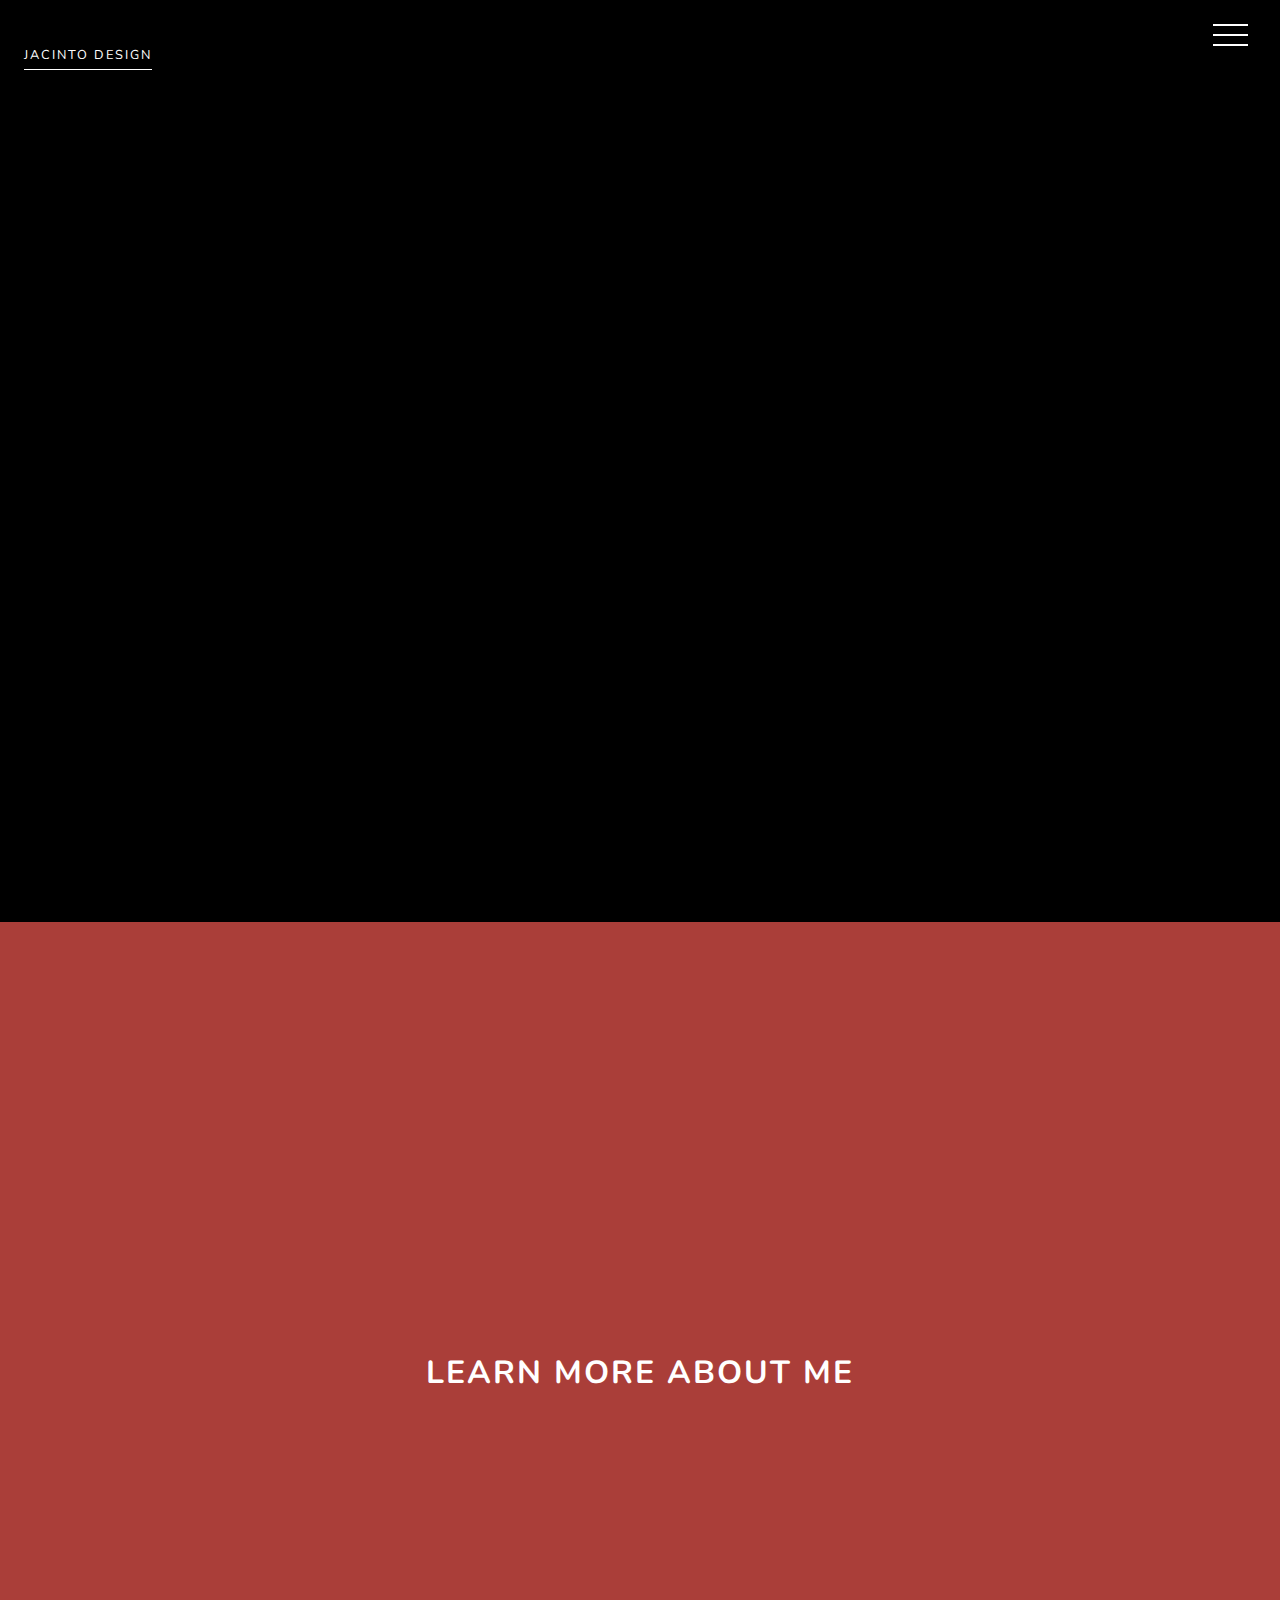
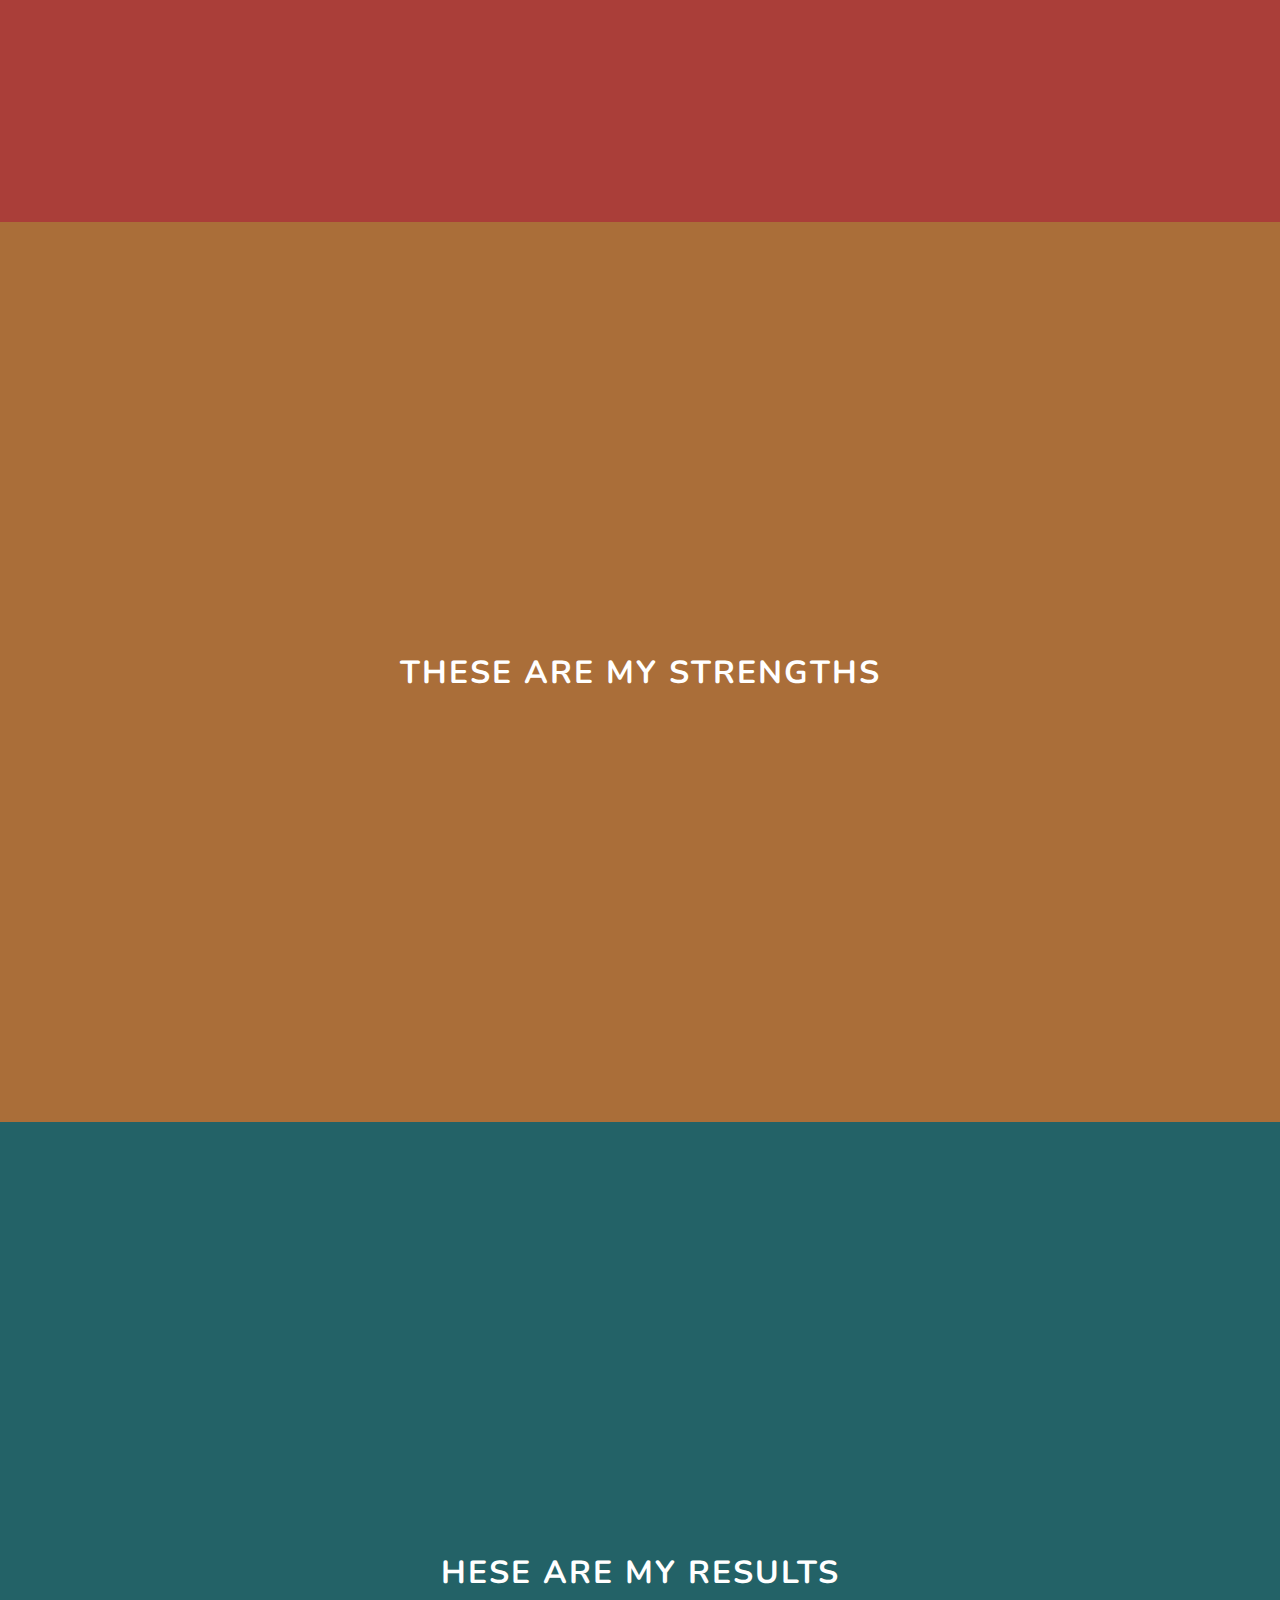
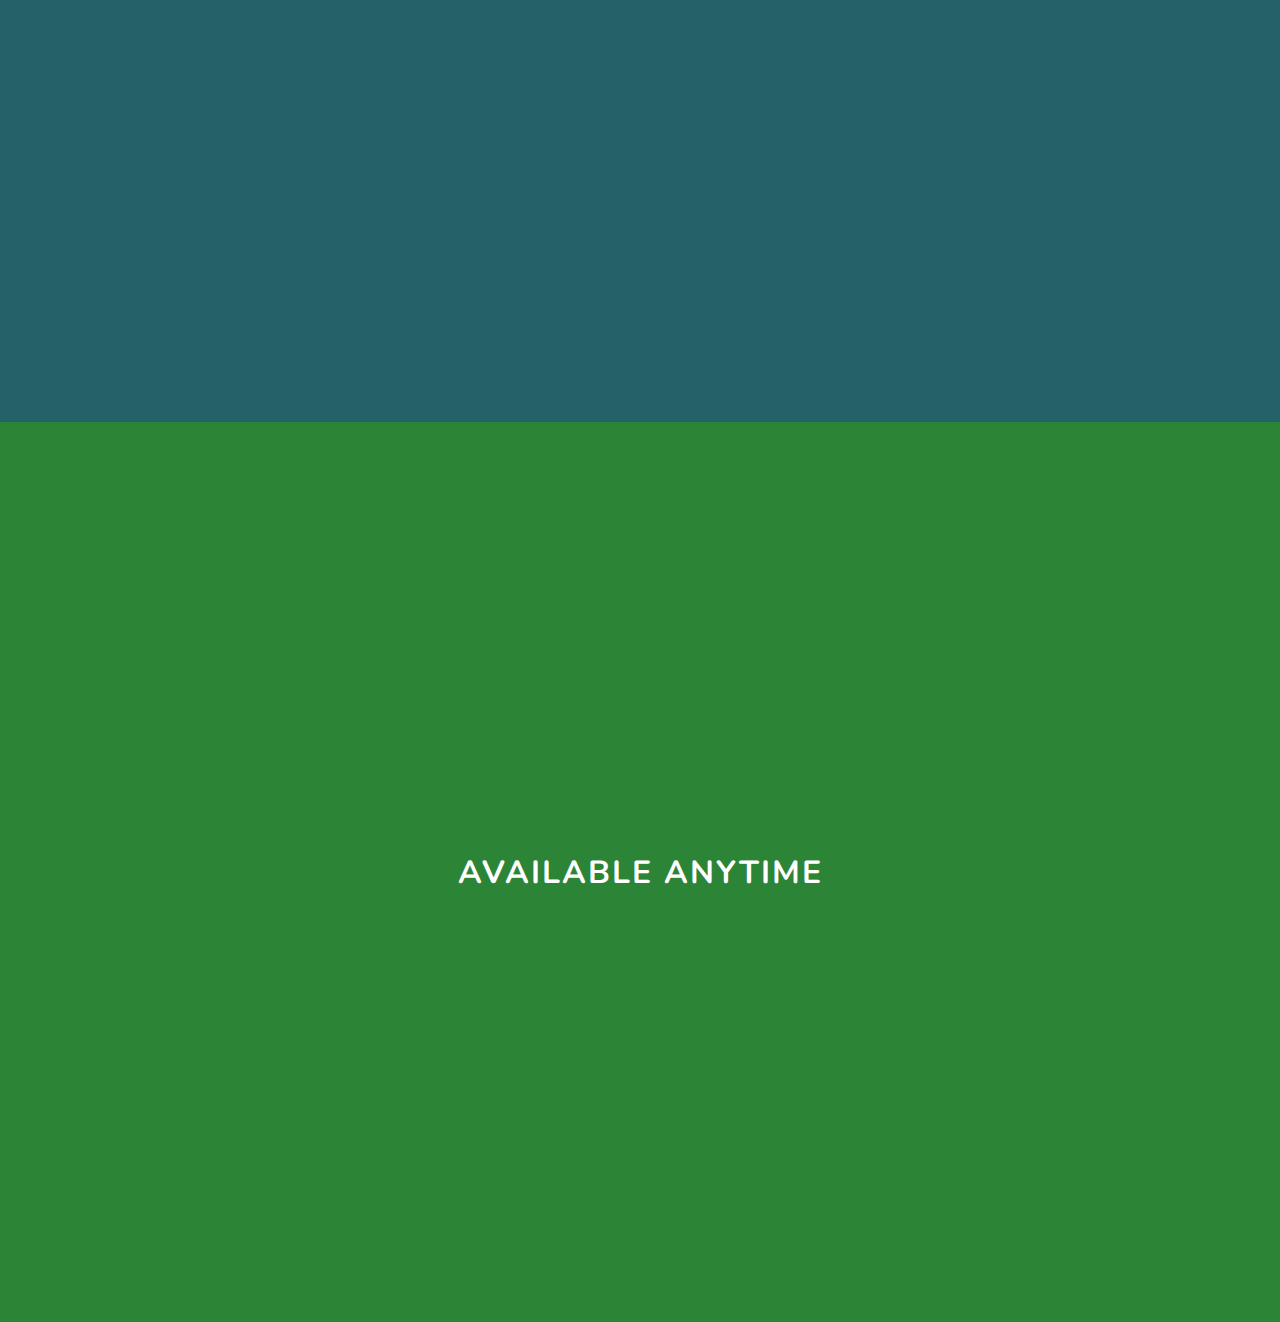
<file: Animated-navigation/index.html>
<!DOCTYPE html>
<html lang="en">
<head>
  <meta charset="UTF-8">
  <meta name="viewport" content="width=device-width, initial-scale=1.0">
  <title>Animated Navigation</title>
  <link rel="icon" type="image/png" href="favicon.png">
  <link rel="stylesheet" href="style.css">
</head>
<body>0
  <!-- Menu Overlay -->
  <div class="overlay overlay-slide-left" id="overlay">
    <!-- Menu Items -->
    <nav>
      <ul>
        <li id="nav-1" class='slide-out-1'>
          <a href="#home">Home</a>
        </li>
        <li id="nav-2" class='slide-out-2'>
          <a href="#about">About</a>
        </li>
        <li id="nav-3" class='slide-out-3'>
          <a href="#skills">Skills</a>
        </li>
        <li id="nav-4" class='slide-out-4'>
          <a href="#projects">Projects</a>
        </li>
        <li id="nav-5" class='slide-out-5'>
          <a href="#contact">Contact Us
          </a>
        </li>
      </ul>
    </nav>

    <!-- Menu Bars -->
  </div>
  <div class="menu-bars" id="menu-bars" onclick="">
    <div class="bar1"></div>
    <div class="bar2"></div>
    <div class="bar3"></div>
  </div>
  <!-- Sections -->
  <section id="home">
    <a href="https://jacinto.design" target="_blank">Jacinto Design</a>
  </section>
  <section id="about">
    <h1>
      Learn More About Me
    </h1>
  </section>
  <section id="skills">
    <h1>
      These Are My Strengths
    </h1>
  </section>
  <section id="projects">
    <h1>
      hese Are My Results
    </h1>
  </section>
  <section id="contact">
    <h1>
      Available Anytime
    </h1>
  </section>
  <!-- Script -->
  <script src="script.js"></script>
</body>
</html>
</file>
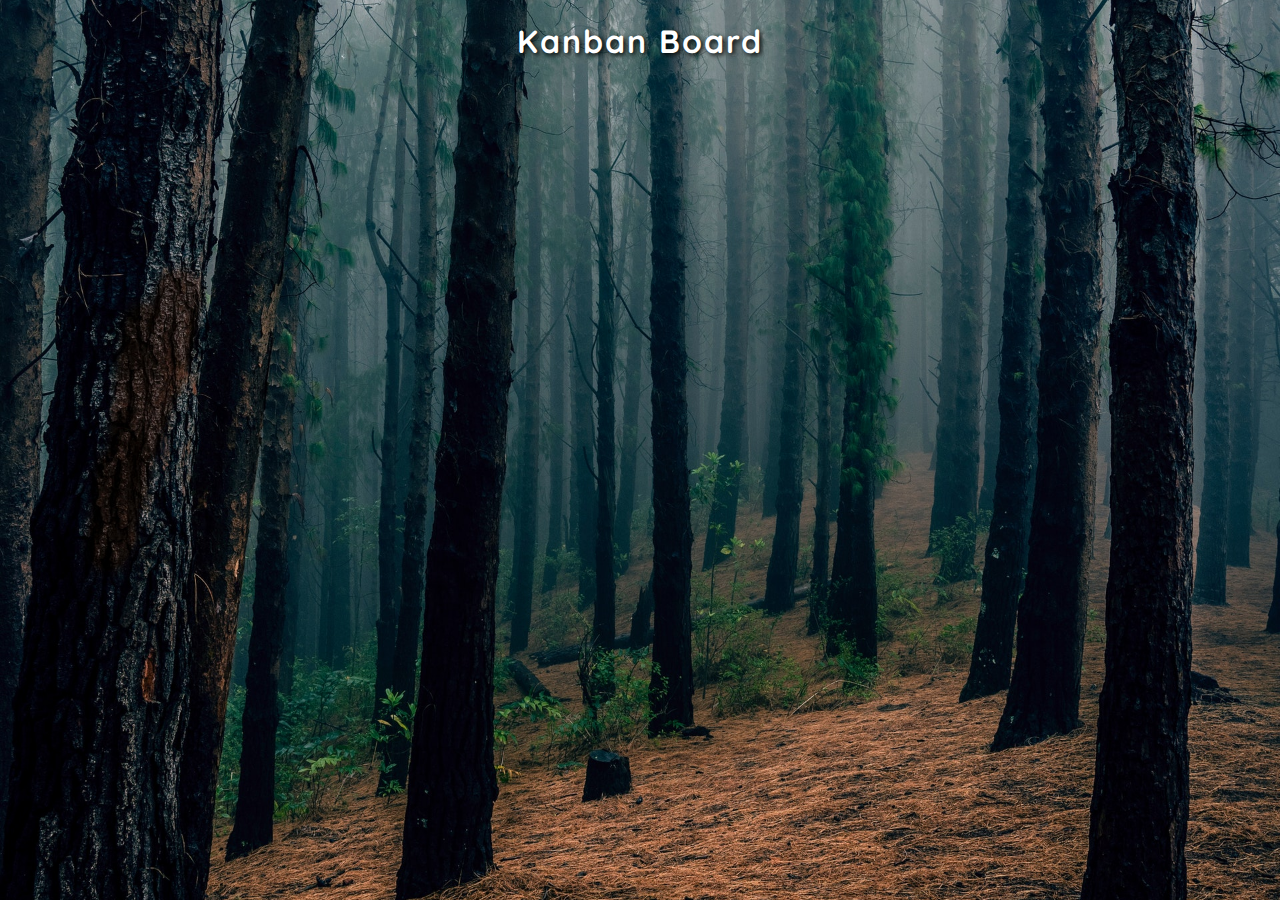
<file: Drag-and-Drop/index.html>
<!DOCTYPE html>
<html lang="en">
<head>
    <meta charset="UTF-8">
    <meta name="viewport" content="width=device-width, initial-scale=1.0">
    <title>Drag and Drop</title>
    <link rel="icon" type="image/png" href="favicon.png">
    <link rel="stylesheet" href="style.css">
</head>
<body>
    <h1 class="main-title">Kanban Board</h1>
    <!-- Script -->
    <script src="script.js"></script>
</body>
</html>
</file>
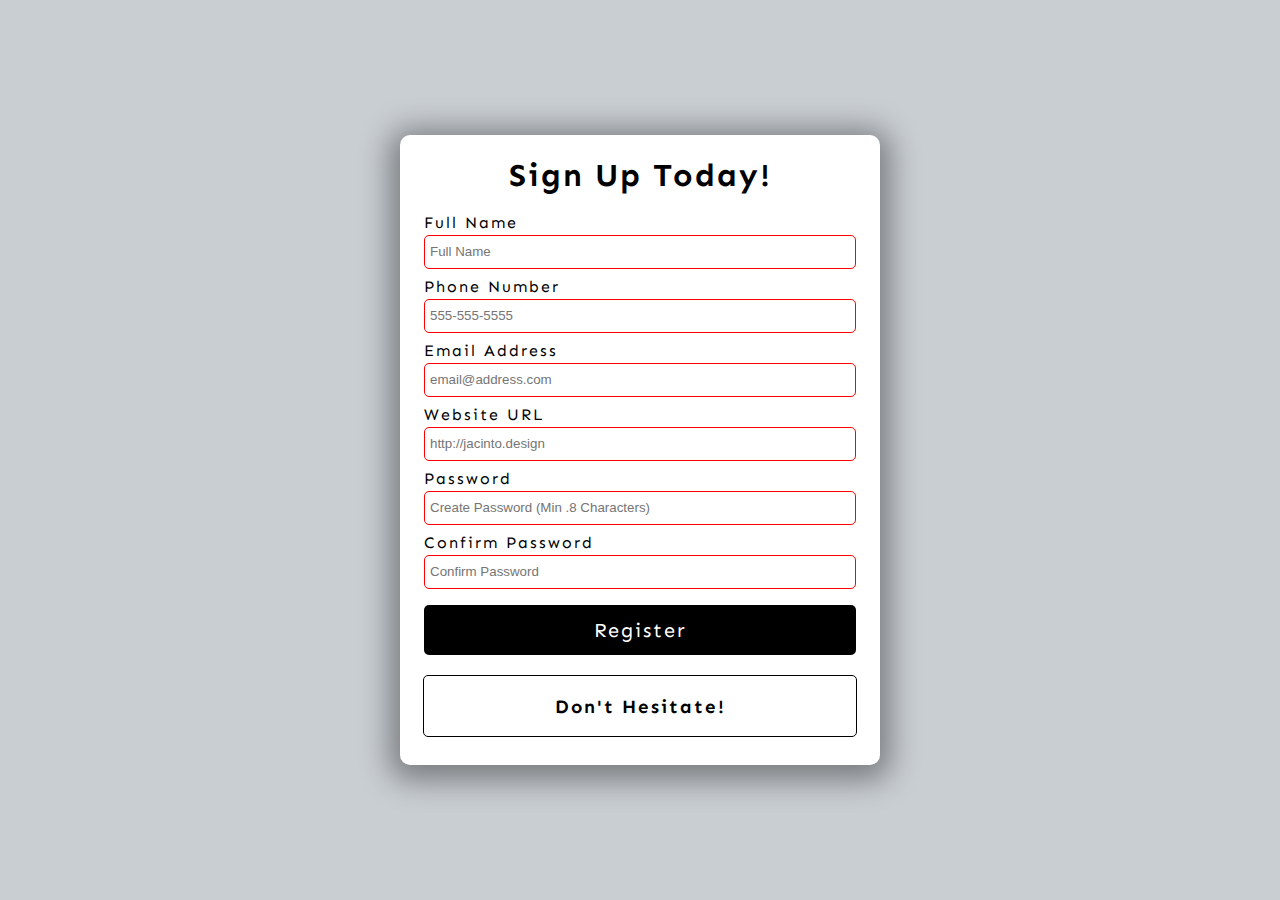
<file: Form-Validator/index.html>
<!DOCTYPE html>
<html lang="en">
<head>
    <meta charset="UTF-8">
    <meta name="viewport" content="width=device-width, initial-scale=1.0">
    <title>Form Validation</title>
    <link rel="icon" type="image/png" href="favicon.png">
    <link rel="stylesheet" href="https://cdnjs.cloudflare.com/ajax/libs/font-awesome/5.10.2/css/all.min.css"/>
    <link rel="stylesheet" href="style.css">
</head>
<body>
    <div class="contanier">
        <h1>Sign Up Today!</h1>
        <!-- Form -->
        <form id="form">
         <div class="form-group">
            <!-- Full Name -->
            <label for="name">Full Name</label>
            <input type="text" id="name" placeholder="Full Name" required minlength="3" maxlength="100" name="name">
         </div>
         <!-- Phone Number -->
         <div class="form-group">
            <label for="phone">Phone Number</label>
            <input type="tel" id="phone" placeholder="555-555-5555" required pattern="[0-9]{3}-[0-9]{3}-[0-9]{4}" name="phone">
         </div>
         <!-- Email Address -->
         <div class="form-group">
            <label for="email">Email Address</label>
            <input type="email" id="email" placeholder="email@address.com" required name="email">
         </div>
         <!-- Websit URL -->
         <div class="form-group">
            <label for="website">Website URL</label>
            <input type="url" id="website" placeholder="http://jacinto.design" required name="website">
         </div>
         <!-- Password -->
         <div class="form-group">
            <label for="password1">Password</label>
            <input type="password" id="password1" placeholder="Create Password (Min .8 Characters)" required pattern="^(?=.*\d)(?=.*[a-z])(?=.*[A-Z])(?=.*[a-zA-Z]).{8,}$" text="Please include at least 1 uppercase character, 1 lowercase character and 1 number.">
         </div>
         <!-- Confirm Password -->
         <div class="form-group">
            <label for="password2">Confirm Password</label>
            <input type="password" id="password2" placeholder="Confirm Password" required pattern="^(?=.*\d)(?=.*[a-z])(?=.*[A-Z])(?=.*[a-zA-Z]).{8,}$" name="password">
         </div>
        <button type="submit">Register</button>
        </form>
        <!-- Error/Success Message -->
        <div class="message-container">
            <h3 id="message">Don't Hesitate!</h3>
        </div>
    </div>
    <!-- Script -->
    <script src="script.js"></script>
</body>
</html>
</file>
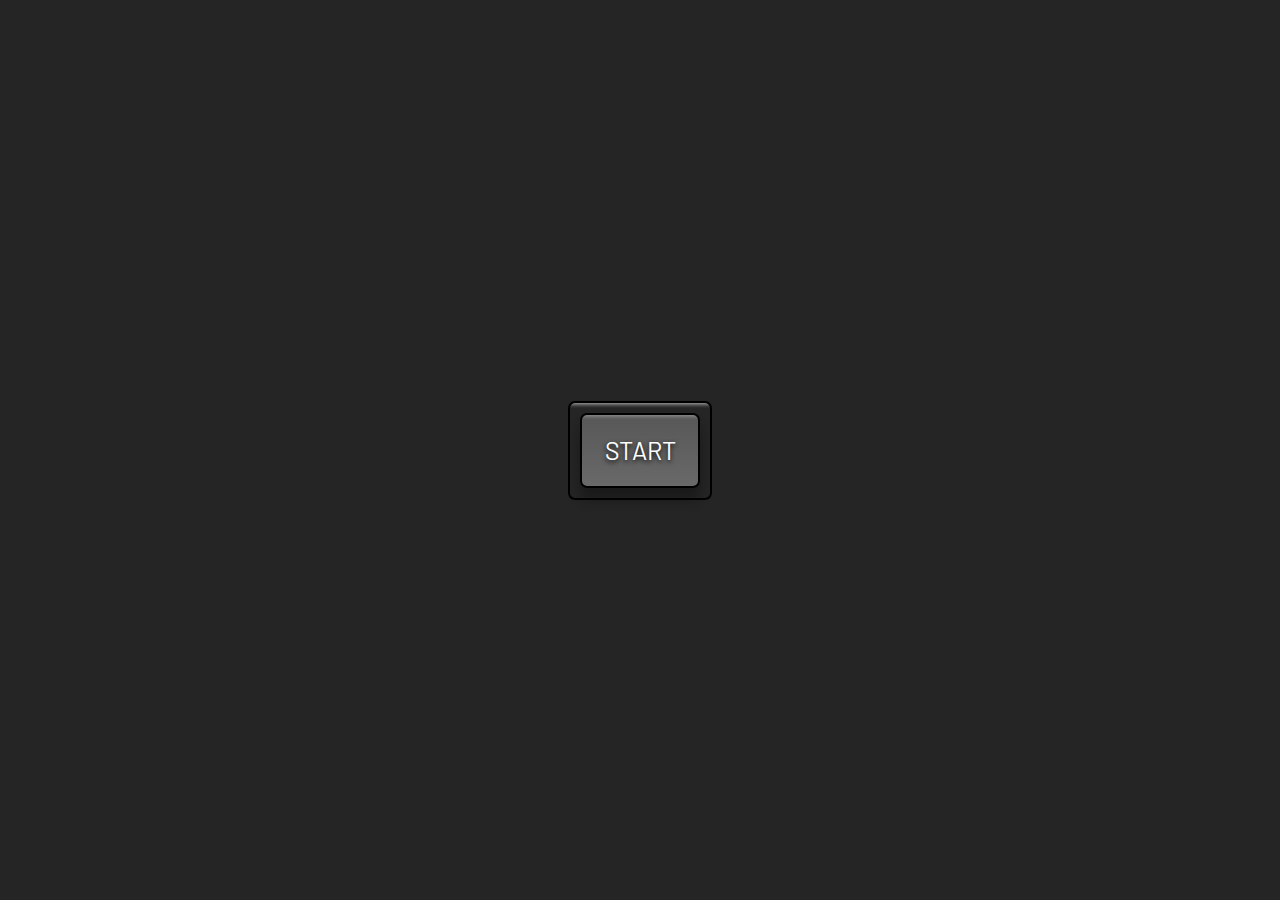
<file: Picture-in-picture/index.html>
<!DOCTYPE html>
<html lang="en">
<head>
    <meta charset="UTF-8">
    <meta name="viewport" content="width=device-width, initial-scale=1.0">
    <title>Picture in Picture</title>
    <link rel="icon" type="image/png" href="favicon.png">
    <link rel="stylesheet" href="https://cdnjs.cloudflare.com/ajax/libs/font-awesome/5.10.2/css/all.min.css"/>
    <link rel="stylesheet" href="style.css">
</head>
<body>
    <!-- Video -->
    <video  id="video" controls height="360" width="640" hidden></video>
    <!-- Button -->
    <div class="button-container">
        <button id="button">START</button>
    </div>
    <!-- Script -->
    <script src="script.js"></script>
</body>
</html>
</file>
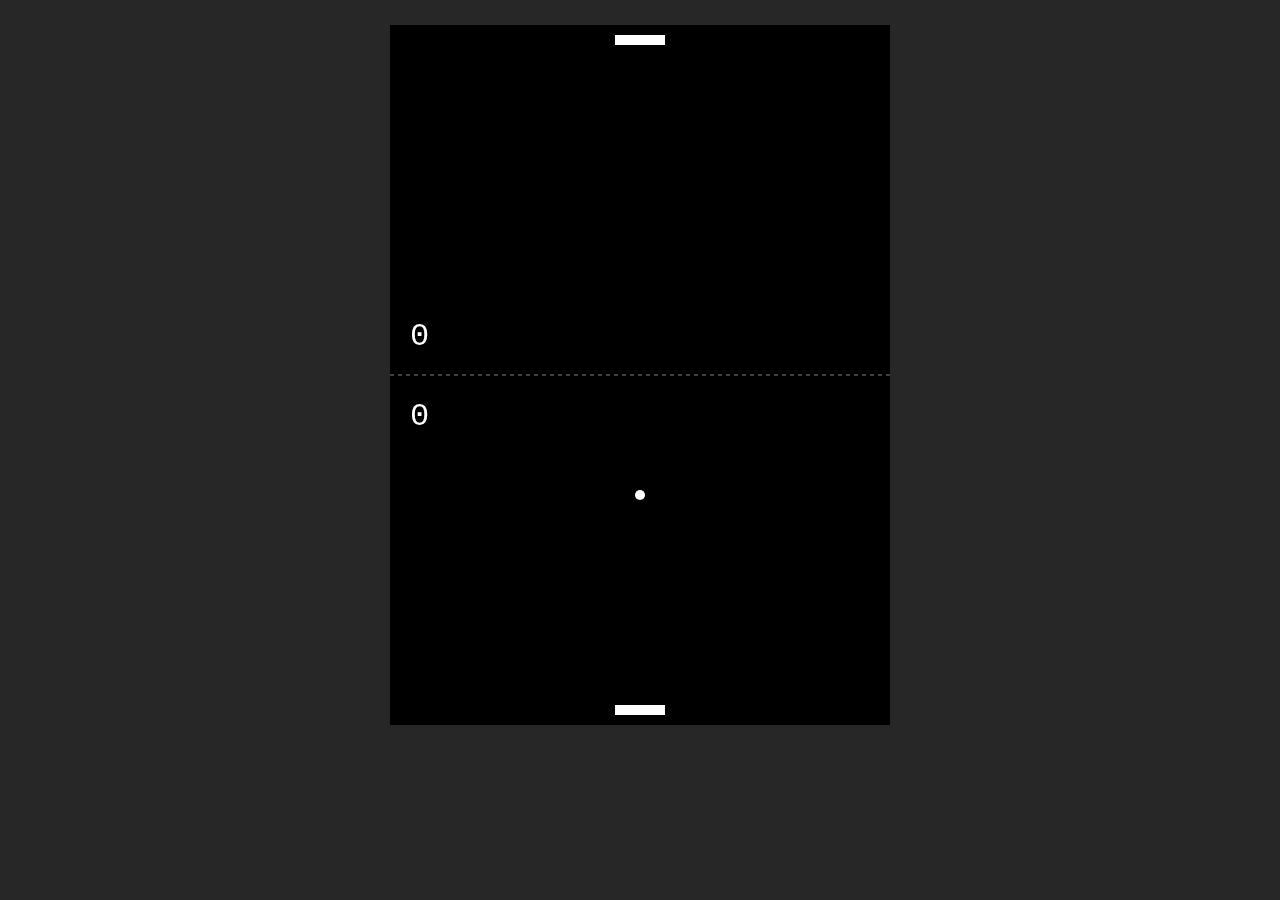
<file: Pong/index.html>
<!DOCTYPE html>
<html lang="en">
<head>
    <meta charset="UTF-8">
    <meta name="viewport" content="width=device-width, initial-scale=1.0">
    <title>Pong</title>
    <link rel="icon" type="image/png" href="favicon.png">
    <link rel="stylesheet" href="style.css">
</head>
<body>
     <!-- Script -->
    <script src="script.js"></script>
</body>
</html>
</file>
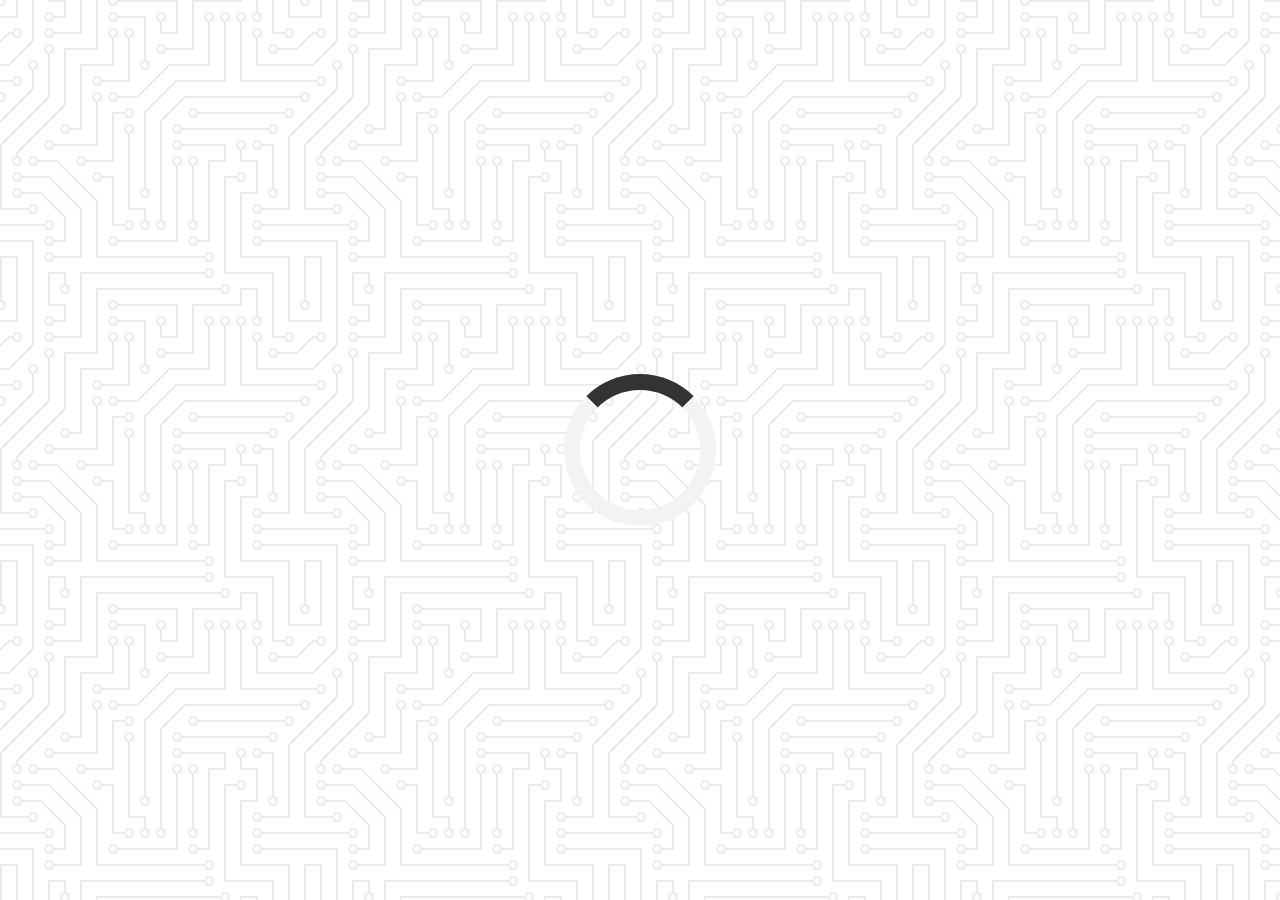
<file: Quote-Generator/index.html>
<!DOCTYPE html>
<html lang="en">
<head>
    <meta charset="UTF-8">
    <meta name="viewport" content="width=device-width, initial-scale=1.0">
    <title>Qoute Generator</title>
    <link rel="icon" type="image/png" href="favicon.png">
    <link rel="stylesheet" href="https://cdnjs.cloudflare.com/ajax/libs/font-awesome/5.10.2/css/all.min.css"/>
    <link rel="stylesheet" href="style.css">
</head>
<body>
    <!-- div.className#idName  -->
    <div class="quote-container" id="quote-container">
        <!-- Qoute -->
        <div class="quote-text">
            <!-- i.fas.fas-qoute-left -->
            <i class="fas fa-quote-left"></i>
            <!-- span#qoute -->
            <span id="quote"></span>
        </div>
      <!-- Author -->
      <div class="quote-author">
        <span id="author"></span>
    </div>
    <!-- Buttons -->
      <div class="button-container">
        <button class="twitter-button" id="twitter" text="Tweet This!">
            <i class="fab fa-twitter"></i>
        </button>
        <button id="new-quote">New Qoute!</button>
    </div>
    </div>
   <!-- Loader -->
   <div class="loader" id="loader"></div>
    <script src="script.js"></script>
</body>
</html>
</file>
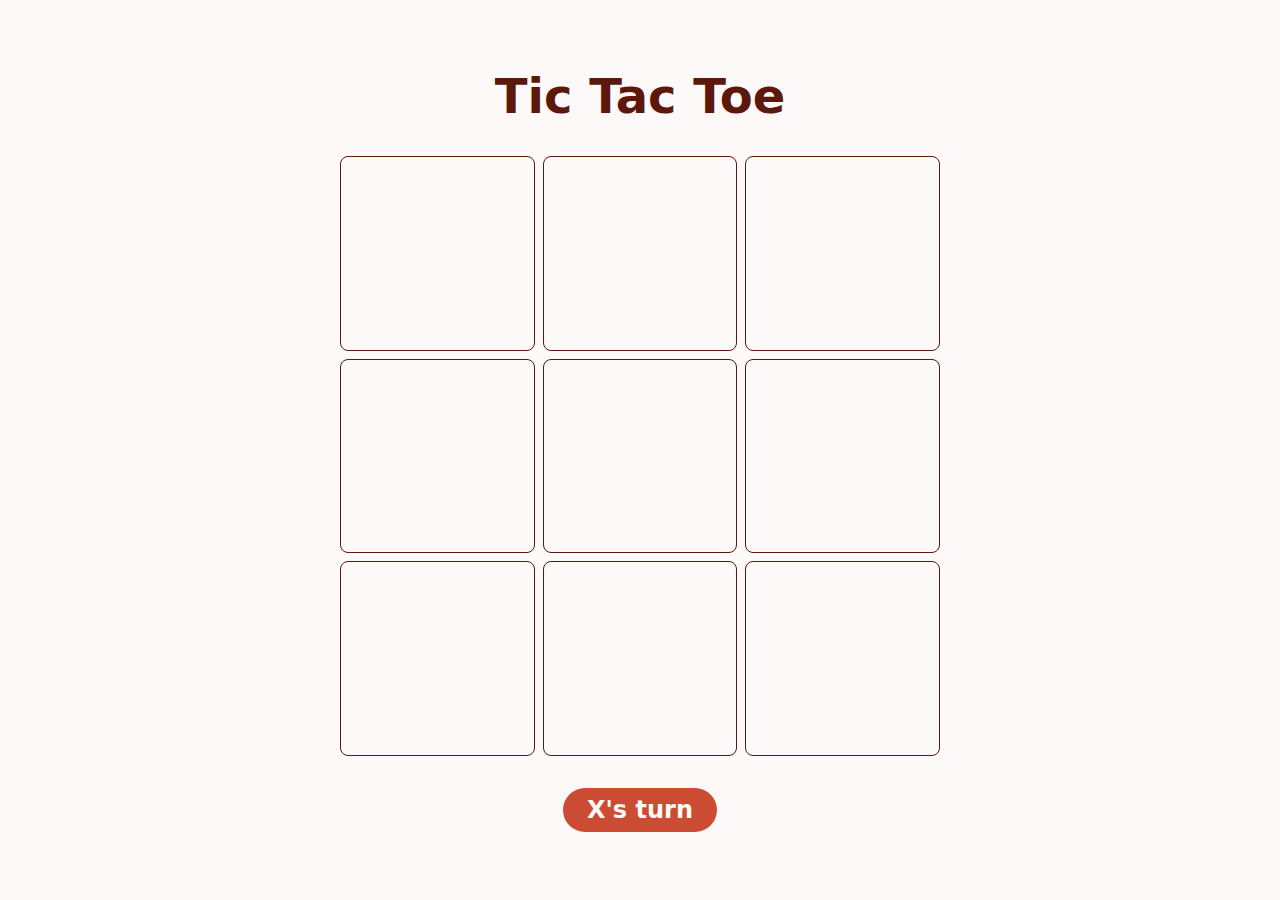
<file: Tic-Tac-Toe game/index.html>
<html lang="en">

<head>
    <meta charset="UTF-8">
    <meta http-equiv="X-UA-Compatible" content="IE=edge">
    <meta name="viewport" content="width=device-width, initial-scale=1.0">
    <link rel="stylesheet" href="./style.css">
    <title>Tic Tac Toe Game</title>
</head>

<body>
    <h1>Tic Tac Toe</h1>
    <div class="gameboard" id="board">

    </div>
    <p id="info"></p>
    <script src="./app.js"></script>
</body>

</html>
</file>
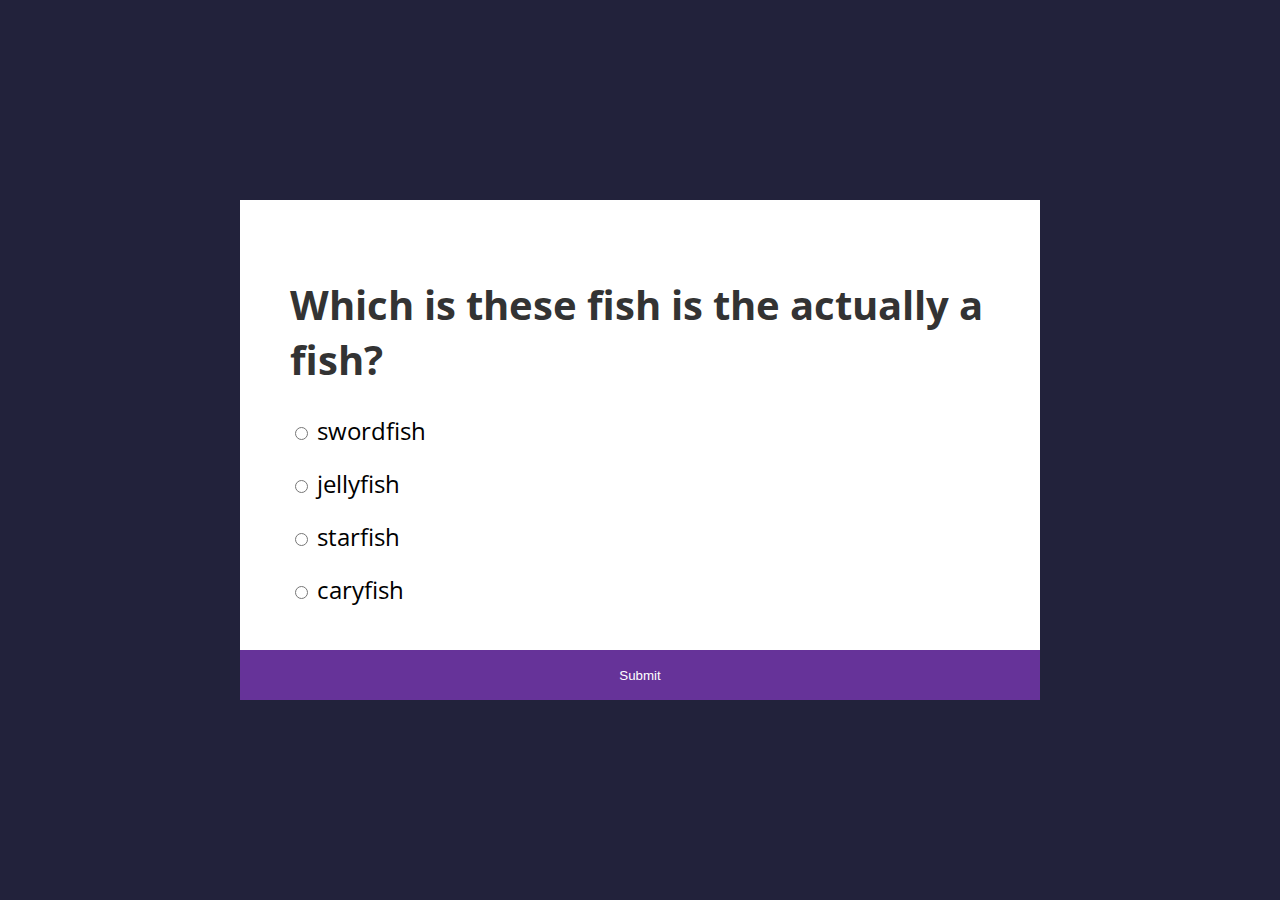
<file: Quiz Project/quiz.html>
<html lang="en">

<head>
    <meta charset="UTF-8">
    <meta http-equiv="X-UA-Compatible" content="IE=edge">
    <meta name="viewport" content="width=device-width, initial-scale=1.0">
    <link rel="stylesheet" href="./quiz.css">
    <title>Quiz Project</title>
</head>

<body>
    <div class="container">
        <div class="game">
            <div class="content">
                <h1 class="question"></h1>
                <div class="answers">
                    <div class="answer">
                        <input name="answer" type="radio" id="answer1" value="false">
                        <label for="answer1"></label>
                    </div>
                    <div class="answer">
                        <input name="answer" type="radio" id="answer2" value="false">
                        <label for="answer2"></label>
                    </div>
                    <div class="answer">
                        <input name="answer" type="radio" id="answer3" value="false">
                        <label for="answer3"></label>
                    </div>
                    <div class="answer">
                        <input name="answer" type="radio" id="answer4" value="false">
                        <label for="answer4"></label>
                    </div>
                </div>
            </div>
            <button class="submit">Submit</button>
        </div>
        <div class="result">
            <h1>Congratulations</h1>
            <h3 class="correct"></h3>
            <h3 class="wrong"></h3>
            <h2 class="score"></h2>
            <button class="play">Play Again</button>
        </div>
    </div>
    <script src="./quiz.js"></script>
</body>

</html>
</file>
<file: Animated-navigation/style.css>
@import url("https://fonts.googleapis.com/css?family=Nunito&display=swap");

:root {
  --primaryColor: #fff;
  --navColor1: #21292c;
  --navColor2: #aa3e39;
  --navColor3: #aa6e39;
  --navColor4: #236267;
  --navColor5: #2c8437;
}

html {
  box-sizing: border-box;
}

body {
  margin: 0;
  background: #000;
  font-family: Nunito, sans-serif;
}

/* --- Navigation Menu ------------------------------ */

.overlay {
  position: fixed;
  z-index: 9;
  top: 0;
  left: 0;
  width: 100vw;
  height: 100vh;
  background-color: rgba(0, 0, 0, 0.7);
  transform: translateX(-100vw);
}

.overlay-slide-right{
  transition: all 0.4s ease-in-out;
  transform: translateX(0);
  animation: 3s linear 1s infinite running slidein;
}

.overlay-slide-left{
  transition: all 0.8s ease-in-out;
  transform: translateX(-100vw);
  animation: 3s ease-in 1s infinite reverse both running slideout;
}


/* Nav Items */


nav,
nav ul {
  height: 100vh;
  margin: 0;
  padding: 0;
}

nav ul {
  display: flex;
  flex-direction: column;
  justify-content: stretch;
  list-style: none;
}

nav ul li {
  height: 20%;
  overflow: hidden;
}

nav li a {
  position: relative;
  top: 45%;
  color: #fff;
  text-transform: uppercase;
  letter-spacing: 4px;
  text-decoration: none;
  display: block;
  text-align: center;
}

nav li a:hover {
  transform: scale(1.2);
}

nav li a::before {
  content: "";
  width: 25vw;
  height: 3px;
  background-color: #fff;
  position: absolute;
  top: 47.5%;
  left: 0;
  opacity: 0;
}

nav li a:hover::before {
  opacity: 1;
}

nav li:nth-of-type(1) {
  background-color: var(--navColor1);
}

nav li:nth-of-type(2) {
  background-color: var(--navColor2);
}

nav li:nth-of-type(3) {
  background-color: var(--navColor3);
}

nav li:nth-of-type(4) {
  background-color: var(--navColor4);
}

nav li:nth-of-type(5) {
  background-color: var(--navColor5);
}


/* Slide in animation with a delay for each nav item */
.slide-in-1{
  animation: slide-in 0.4s linear 0.2s both;
}

.slide-in-2{
  animation: slide-in 0.4s linear 0.4s both;
}

.slide-in-3{
  animation: slide-in 0.4s linear 0.6s both;
}

.slide-in-4{
  animation: slide-in 0.4s linear 0.8s both;
}

.slide-in-5{
  animation: slide-in 0.4s linear 1s both;
}

@keyframes slide-in {
  from{
    transform: translateX(-100%);
  }
  to{
    transform: translateX(0);
  }
}


/* Slide out animation with a delay for each nav item */
.slide-out-1{
  animation: slide-out 0.3s linear 0.5s both;
}

.slide-out-2{
  animation: slide-out 0.3s linear 0.4s both;
}

.slide-out-3{
  animation: slide-out 0.3s linear 0.3s both;
}

.slide-out-4{
  animation: slide-out 0.3s linear 0.2s both;
}

.slide-out-5{
  animation: slide-out 0.3s linear 0.1s both;
}

@keyframes slide-out {
  from{
    transform: translateX(0);
  }
  to{
    transform: translateX(-100%);
  }
}

/* --- Menu Bars ------------------------------------ */



.menu-bars{
  position: fixed;
  top: 1rem;
  right: 2rem;
  display: inline;
  z-index: 10;
  cursor: pointer;
}

.bar1,
.bar2,
.bar3{
  width: 35px;
  height: 2px;
  background-color: var(--primaryColor);
  margin: 8px 0;
  transition: 0.4s;
}



/* Rotate first bar */
.change .bar1 {
  transform: translate(0, 11px) rotate(-45deg);
}

/* Fade out the second bar */
.change .bar2 {opacity: 0;}

/* Rotate last bar */
.change .bar3 {
  transform: translate(0, -11px) rotate(45deg);
}

/* --- Sections ------------------------------------ */

section{
  width: 100%;
  height: 100vh;
  position: relative;
  display: flex;
  justify-content: center;
  align-items: center;
  text-transform: uppercase;
  letter-spacing: 2px;
  color: var(--primaryColor);
}

section#home {
  background-image: url("https://images.unsplash.com/photo-1581453904507-626ddb717f14?ixlib=rb-1.2.1&ixid=eyJhcHBfaWQiOjEyMDd9&auto=format&fit=crop&w=2089&q=80");
  background-size: cover;
  background-position: center center;
}

section#home a{
  position: absolute;
  color: var(--primaryColor);
  z-index: 2;
  top: 1.5rem;
  left: 1.5rem;
  text-decoration: none;
  font-size: 0.8rem;
  padding-bottom: 5px;
  border-bottom: 1px solid var(--primaryColor);
}

section#about,
#nav-2{
  background-color: var(--navColor2);
}

section#skills,
#nav-3{
  background-color: var(--navColor3);
}

section#projects,
#nav-4{
  background-color: var(--navColor4);
}

section#contact,#nav-5{
  background-color: var(--navColor5);
}

/* Media Query: Large Smartphone (Vertical) */
@media (max-width: 600px){
  section#home a{
    top: 1rem;
    left: 1rem;
  }
}




/* @media (max-width: 600px) {
  section#home a {
    top: 1rem;
    left: 1rem;
  }

  .menu-bars {
    top: 0.5rem;
    right: 1rem;
  }
} */
</file>
<file: Drag-and-Drop/style.css>
/* Trees Image - Pexels: https://www.pexels.com/photo/photo-of-trees-in-forest-3801030/ */
@import url("https://fonts.googleapis.com/css?family=Quicksand&display=swap");

html {
  box-sizing: border-box;
}

:root {
  --column-1: #a2622d;
  --column-2: #1b6161;
  --column-3: #248224;
  --column-4: #a22d22;
}

body {
  margin: 0;
  background: url("./trees.jpg");
  background-size: cover;
  background-position: 50% 60%;
  background-attachment: fixed;
  color: white;
  font-family: Quicksand, sans-serif;
  overflow-y: hidden;
}

h1 {
  letter-spacing: 2px;
  text-shadow: 2px 2px 5px black;
}

.main-title {
  text-align: center;
  font-size: 3rem;
}

ul {
  list-style-type: none;
  margin: 0;
  padding: 0;
}

.drag-container {
  margin: 20px;
}

.drag-list {
  display: flex;
  align-items: flex-start;
}

/* Columns */
.drag-column {

  margin: 0 10px;
  position: relative;
  background-color: rgba(0, 0, 0, 0.4);
  border-radius: 10px;
  overflow-x: hidden;
}

.backlog-column .header,
.backlog-column .solid,
.backlog-column .solid:hover,
.backlog-column .over {
  background-color: var(--column-1);
}

.progress-column .header,
.progress-column .solid,
.progress-column .solid:hover,
.progress-column .over {
  background-color: var(--column-2);
}

.complete-column .header,
.complete-column .solid,
.complete-column .solid:hover,
.complete-column .over {
  background-color: var(--column-3);
}

.on-hold-column .header,
.on-hold-column .solid,
.on-hold-column .solid:hover,
.on-hold-column .over {
  background-color: var(--column-4);
}

/* Custom Scrollbar */
.custom-scroll {
  overflow-y: auto;
  max-height: 75vh;
}

.custom-scroll::-webkit-scrollbar-track {
  box-shadow: inset 0 0 6px rgba(0, 0, 0, 0.4);
  border-radius: 10px;
  background-color: rgba(255, 255, 255, 0.3);
  margin-right: 5px;
}

.custom-scroll::-webkit-scrollbar {
  width: 10px;
}

.custom-scroll::-webkit-scrollbar-thumb {
  border-radius: 10px;
  box-shadow: inset 0 0 6px rgba(0, 0, 0, 0.3);
  background-color: rgba(0, 0, 0, 0.8);
}

.header {
  display: flex;
  justify-content: center;
  border-radius: 10px;
  margin: 10px;
}

.header h1 {
  font-size: 1.25rem;
}

/* Drag and Drop */
.over {
  padding: 50px 10px;
}

.drag-item-list {
  min-height: 50px;
}

.drag-item {
  margin: 10px;
  padding: 10px;
  height: fit-content;
  background-color: rgba(0, 0, 0, 0.8);
  border-radius: 10px;
  line-height: 1.5rem;
  letter-spacing: 1px;
  cursor: pointer;
}

.drag-item:focus {
  outline: none;
  background-color: white;
  color: black;
}

/* Add Button Group */
.add-btn-group {
  display: flex;
  justify-content: space-between;
}

.add-btn {
  margin: 10px;
  padding: 5px 10px;
  display: flex;
  align-items: center;
  cursor: pointer;
  width: fit-content;
  border-radius: 5px;
  transition: all 0.3s ease-in;
  user-select: none;
}

.add-btn:hover {
  background-color: rgba(255, 255, 255, 0.9);
  color: black;
}

.add-btn:active {
  transform: scale(0.97);
}

.solid {
  display: none;
}

.solid:hover {
  transition: unset;
  filter: brightness(95%);
  color: white;
}

.plus-sign {
  font-size: 1.5rem;
  margin-right: 5px;
  position: relative;
  top: -3px;
}

.add-container {
  margin: 10px;
  padding: 5px 10px;
  border-radius: 10px;
  background-color: rgba(255, 255, 255, 0.9);
  min-height: 100px;
  display: none;
}

.add-item {
  width: 100%;
  min-height: 100px;
  height: auto;
  background-color: white;
  border-radius: 10px;
  margin: 5px auto;
  resize: none;
  color: black;
  padding: 10px;
}

.add-item:focus {
  outline: none;
}

/* Media Query: Laptop */
@media screen and (max-width: 1800px) {
  .main-title {
    font-size: 2rem;
  }
}

/* Media Query: Large Smartphone (Vertical) */
@media screen and (max-width: 600px) {
  body {
    overflow-y: auto;
  }

  .drag-container {
    margin: 0;
  }

  .drag-list {
    display: block;
  }

  .drag-column {
    margin: 10px;
  }
}
</file>
<file: Form-Validator/style.css>
@import url('https://fonts.googleapis.com/css2?family=Sen&display=swap');
html {
  box-sizing: border-box;
}

body {
  margin: 0;
  min-height: 100vh;
  font-family: Sen , sans-serif;
  letter-spacing: 2px;
  display: flex;
  align-items: center;
  justify-content: center;
  background: #c9ced3;
}

.contanier{
  background: #ffff;
  box-shadow: 0 5px 30px 10px rgba(0, 0, 0, 0.4);
  width: 480px ;
  height: 630px;
  display: flex;
  flex-direction: column;
  align-items: center;
  border-radius: 10px;
}

/* Form */

form{
  width: 90%;
}

.form-group{
  height: 56px;
  margin-bottom: 8px;
}
label{
  position: relative;
  bottom: 3px;
}

input{
  width: 100%;
  height: 34px;
  border-radius: 5px;
  border: 1px solid black;
  outline: none;
  padding: 5px;
  box-sizing: border-box;
  transition: all 0.3s;
}

input:valid{
  border: 1px solid green;
}

input:invalid{
  border: 1px solid red;
}

button{
  cursor: pointer;
  background: black;
  color: white;
  width: 100%; 
  height: 50px; 
  border-radius: 5px;
  font-size: 20px;
  border: none;
  letter-spacing: 2px;
  font-family: Sen, sans-serif;
  margin-top: 5px;
}

button:hover{
  filter: brightness(200%);
  background: rgb(22, 22, 22);
}

button:focus{
  outline: none;
}

.message-container{
  border: 1px solid black;
  width: 90%;
  text-align: center;
  border-radius: 5px;
  margin-top: 20px;
  display: flex;
  justify-content: center;
  align-items: center;
  color: black;
}
</file>
<file: Picture-in-picture/style.css>
@import url('https://fonts.googleapis.com/css2?family=Barlow:wght@400;500;600;700;800&display=swap');
html {
  box-sizing: border-box;
}

body {
  margin: 0;
  min-height: 100vh;
  display: flex;
  justify-content: center;
  align-items: center;
  background: rgb(37, 37, 37);
}

.button-container{
  border: 2px solid black;
  padding: 10px;
  border-radius: 7px;
  box-shadow: inset  0px 20px 4px -19px rgba(255, 255, 255, 0.7);
}

button{
  cursor: pointer;
  outline: none;
  width: 120px;
  height: 75px;
  color: white;
  font-family: Barlow, sans-serif;
  font-size: 25px;
  text-shadow: 0  2px 5px black;
  background: linear-gradient(to top, #696969, #575757);
  border: 2px solid black;
  border-radius: 7px;
  box-shadow: inset  0px 20px 4px -19px rgba(255, 255, 255, 0.4), 0 12px 12px 0 rgba(0, 0, 0, 0.3);
}

button:hover{
  background: linear-gradient(to bottom, #696969, #575757);
}

button:active{
  transform: translateY(3px);
  box-shadow: 0 6px 6px 0 rgba(0, 0, 0, 0.3);
}
</file>
<file: Pong/style.css>
body {
  margin: 0;
  background-color: rgb(39, 39, 39);
  display: flex;
  justify-content: center;
  font-family: "Courier New", Courier, monospace;
}

canvas {
  margin-top: 25px;
  z-index: 10;
}

.game-over-container {
  position: absolute;
  top: 50%;
  left: 50%;
  transform: translate(-50%, -50%);
  width: 500px;
  height: 700px;
  background-color: rgb(56, 56, 56);
  margin-top: -4px;
  z-index: 11;
  display: flex;
  flex-direction: column;
  justify-content: center;
  align-items: center;
  color: whitesmoke;
}

button {
  cursor: pointer;
  color: rgb(0, 0, 0);
  background-color: rgb(195, 195, 195);
  border: none;
  height: 50px;
  width: 200px;
  border-radius: 5px;
  font-size: 20px;
  font-family: "Courier New", Courier, monospace;
}

button:hover {
  filter: brightness(80%);
}

button:active {
  transform: scale(0.95);
}

button:focus {
  outline: none;
}

/* Montior and Larger */
@media screen and (min-width: 1800px) {
  canvas {
    margin-top: 100px;
  }

  .game-over-container {
    margin-top: -19px;
  }
}

/* Large Smartphone (Vertical) */
@media screen and (max-width: 500px) {
  canvas {
    width: 100%;
    height: 700px;
    margin-top: 50px;
  }

  .game-over-container {
    width: 100%;
    height: 700px;
  }
}
</file>
<file: Quote-Generator/style.css>
@import url('https://fonts.googleapis.com/css2?family=Montserrat:ital,wght@0,100;0,200;0,300;0,400;0,500;0,600;0,700;0,800;0,900;1,100;1,200;1,300;1,400;1,500;1,600;1,700;1,800;1,900&display=swap');
html {
  box-sizing: border-box;
}

body {
  margin: 0;
  min-height: 100vh;
  background-color: #ffffff;
  background-image: url("data:image/svg+xml,%3Csvg xmlns='http://www.w3.org/2000/svg' viewBox='0 0 304 304' width='304' height='304'%3E%3Cpath fill='%23000000' fill-opacity='0.08' d='M44.1 224a5 5 0 1 1 0 2H0v-2h44.1zm160 48a5 5 0 1 1 0 2H82v-2h122.1zm57.8-46a5 5 0 1 1 0-2H304v2h-42.1zm0 16a5 5 0 1 1 0-2H304v2h-42.1zm6.2-114a5 5 0 1 1 0 2h-86.2a5 5 0 1 1 0-2h86.2zm-256-48a5 5 0 1 1 0 2H0v-2h12.1zm185.8 34a5 5 0 1 1 0-2h86.2a5 5 0 1 1 0 2h-86.2zM258 12.1a5 5 0 1 1-2 0V0h2v12.1zm-64 208a5 5 0 1 1-2 0v-54.2a5 5 0 1 1 2 0v54.2zm48-198.2V80h62v2h-64V21.9a5 5 0 1 1 2 0zm16 16V64h46v2h-48V37.9a5 5 0 1 1 2 0zm-128 96V208h16v12.1a5 5 0 1 1-2 0V210h-16v-76.1a5 5 0 1 1 2 0zm-5.9-21.9a5 5 0 1 1 0 2H114v48H85.9a5 5 0 1 1 0-2H112v-48h12.1zm-6.2 130a5 5 0 1 1 0-2H176v-74.1a5 5 0 1 1 2 0V242h-60.1zm-16-64a5 5 0 1 1 0-2H114v48h10.1a5 5 0 1 1 0 2H112v-48h-10.1zM66 284.1a5 5 0 1 1-2 0V274H50v30h-2v-32h18v12.1zM236.1 176a5 5 0 1 1 0 2H226v94h48v32h-2v-30h-48v-98h12.1zm25.8-30a5 5 0 1 1 0-2H274v44.1a5 5 0 1 1-2 0V146h-10.1zm-64 96a5 5 0 1 1 0-2H208v-80h16v-14h-42.1a5 5 0 1 1 0-2H226v18h-16v80h-12.1zm86.2-210a5 5 0 1 1 0 2H272V0h2v32h10.1zM98 101.9V146H53.9a5 5 0 1 1 0-2H96v-42.1a5 5 0 1 1 2 0zM53.9 34a5 5 0 1 1 0-2H80V0h2v34H53.9zm60.1 3.9V66H82v64H69.9a5 5 0 1 1 0-2H80V64h32V37.9a5 5 0 1 1 2 0zM101.9 82a5 5 0 1 1 0-2H128V37.9a5 5 0 1 1 2 0V82h-28.1zm16-64a5 5 0 1 1 0-2H146v44.1a5 5 0 1 1-2 0V18h-26.1zm102.2 270a5 5 0 1 1 0 2H98v14h-2v-16h124.1zM242 149.9V160h16v34h-16v62h48v48h-2v-46h-48v-66h16v-30h-16v-12.1a5 5 0 1 1 2 0zM53.9 18a5 5 0 1 1 0-2H64V2H48V0h18v18H53.9zm112 32a5 5 0 1 1 0-2H192V0h50v2h-48v48h-28.1zm-48-48a5 5 0 0 1-9.8-2h2.07a3 3 0 1 0 5.66 0H178v34h-18V21.9a5 5 0 1 1 2 0V32h14V2h-58.1zm0 96a5 5 0 1 1 0-2H137l32-32h39V21.9a5 5 0 1 1 2 0V66h-40.17l-32 32H117.9zm28.1 90.1a5 5 0 1 1-2 0v-76.51L175.59 80H224V21.9a5 5 0 1 1 2 0V82h-49.59L146 112.41v75.69zm16 32a5 5 0 1 1-2 0v-99.51L184.59 96H300.1a5 5 0 0 1 3.9-3.9v2.07a3 3 0 0 0 0 5.66v2.07a5 5 0 0 1-3.9-3.9H185.41L162 121.41v98.69zm-144-64a5 5 0 1 1-2 0v-3.51l48-48V48h32V0h2v50H66v55.41l-48 48v2.69zM50 53.9v43.51l-48 48V208h26.1a5 5 0 1 1 0 2H0v-65.41l48-48V53.9a5 5 0 1 1 2 0zm-16 16V89.41l-34 34v-2.82l32-32V69.9a5 5 0 1 1 2 0zM12.1 32a5 5 0 1 1 0 2H9.41L0 43.41V40.6L8.59 32h3.51zm265.8 18a5 5 0 1 1 0-2h18.69l7.41-7.41v2.82L297.41 50H277.9zm-16 160a5 5 0 1 1 0-2H288v-71.41l16-16v2.82l-14 14V210h-28.1zm-208 32a5 5 0 1 1 0-2H64v-22.59L40.59 194H21.9a5 5 0 1 1 0-2H41.41L66 216.59V242H53.9zm150.2 14a5 5 0 1 1 0 2H96v-56.6L56.6 162H37.9a5 5 0 1 1 0-2h19.5L98 200.6V256h106.1zm-150.2 2a5 5 0 1 1 0-2H80v-46.59L48.59 178H21.9a5 5 0 1 1 0-2H49.41L82 208.59V258H53.9zM34 39.8v1.61L9.41 66H0v-2h8.59L32 40.59V0h2v39.8zM2 300.1a5 5 0 0 1 3.9 3.9H3.83A3 3 0 0 0 0 302.17V256h18v48h-2v-46H2v42.1zM34 241v63h-2v-62H0v-2h34v1zM17 18H0v-2h16V0h2v18h-1zm273-2h14v2h-16V0h2v16zm-32 273v15h-2v-14h-14v14h-2v-16h18v1zM0 92.1A5.02 5.02 0 0 1 6 97a5 5 0 0 1-6 4.9v-2.07a3 3 0 1 0 0-5.66V92.1zM80 272h2v32h-2v-32zm37.9 32h-2.07a3 3 0 0 0-5.66 0h-2.07a5 5 0 0 1 9.8 0zM5.9 0A5.02 5.02 0 0 1 0 5.9V3.83A3 3 0 0 0 3.83 0H5.9zm294.2 0h2.07A3 3 0 0 0 304 3.83V5.9a5 5 0 0 1-3.9-5.9zm3.9 300.1v2.07a3 3 0 0 0-1.83 1.83h-2.07a5 5 0 0 1 3.9-3.9zM97 100a3 3 0 1 0 0-6 3 3 0 0 0 0 6zm0-16a3 3 0 1 0 0-6 3 3 0 0 0 0 6zm16 16a3 3 0 1 0 0-6 3 3 0 0 0 0 6zm16 16a3 3 0 1 0 0-6 3 3 0 0 0 0 6zm0 16a3 3 0 1 0 0-6 3 3 0 0 0 0 6zm-48 32a3 3 0 1 0 0-6 3 3 0 0 0 0 6zm16 16a3 3 0 1 0 0-6 3 3 0 0 0 0 6zm32 48a3 3 0 1 0 0-6 3 3 0 0 0 0 6zm-16 16a3 3 0 1 0 0-6 3 3 0 0 0 0 6zm32-16a3 3 0 1 0 0-6 3 3 0 0 0 0 6zm0-32a3 3 0 1 0 0-6 3 3 0 0 0 0 6zm16 32a3 3 0 1 0 0-6 3 3 0 0 0 0 6zm32 16a3 3 0 1 0 0-6 3 3 0 0 0 0 6zm0-16a3 3 0 1 0 0-6 3 3 0 0 0 0 6zm-16-64a3 3 0 1 0 0-6 3 3 0 0 0 0 6zm16 0a3 3 0 1 0 0-6 3 3 0 0 0 0 6zm16 96a3 3 0 1 0 0-6 3 3 0 0 0 0 6zm0 16a3 3 0 1 0 0-6 3 3 0 0 0 0 6zm16 16a3 3 0 1 0 0-6 3 3 0 0 0 0 6zm16-144a3 3 0 1 0 0-6 3 3 0 0 0 0 6zm0 32a3 3 0 1 0 0-6 3 3 0 0 0 0 6zm16-32a3 3 0 1 0 0-6 3 3 0 0 0 0 6zm16-16a3 3 0 1 0 0-6 3 3 0 0 0 0 6zm-96 0a3 3 0 1 0 0-6 3 3 0 0 0 0 6zm0 16a3 3 0 1 0 0-6 3 3 0 0 0 0 6zm16-32a3 3 0 1 0 0-6 3 3 0 0 0 0 6zm96 0a3 3 0 1 0 0-6 3 3 0 0 0 0 6zm-16-64a3 3 0 1 0 0-6 3 3 0 0 0 0 6zm16-16a3 3 0 1 0 0-6 3 3 0 0 0 0 6zm-32 0a3 3 0 1 0 0-6 3 3 0 0 0 0 6zm0-16a3 3 0 1 0 0-6 3 3 0 0 0 0 6zm-16 0a3 3 0 1 0 0-6 3 3 0 0 0 0 6zm-16 0a3 3 0 1 0 0-6 3 3 0 0 0 0 6zm-16 0a3 3 0 1 0 0-6 3 3 0 0 0 0 6zM49 36a3 3 0 1 0 0-6 3 3 0 0 0 0 6zm-32 0a3 3 0 1 0 0-6 3 3 0 0 0 0 6zm32 16a3 3 0 1 0 0-6 3 3 0 0 0 0 6zM33 68a3 3 0 1 0 0-6 3 3 0 0 0 0 6zm16-48a3 3 0 1 0 0-6 3 3 0 0 0 0 6zm0 240a3 3 0 1 0 0-6 3 3 0 0 0 0 6zm16 32a3 3 0 1 0 0-6 3 3 0 0 0 0 6zm-16-64a3 3 0 1 0 0-6 3 3 0 0 0 0 6zm0 16a3 3 0 1 0 0-6 3 3 0 0 0 0 6zm-16-32a3 3 0 1 0 0-6 3 3 0 0 0 0 6zm80-176a3 3 0 1 0 0-6 3 3 0 0 0 0 6zm16 0a3 3 0 1 0 0-6 3 3 0 0 0 0 6zm-16-16a3 3 0 1 0 0-6 3 3 0 0 0 0 6zm32 48a3 3 0 1 0 0-6 3 3 0 0 0 0 6zm16-16a3 3 0 1 0 0-6 3 3 0 0 0 0 6zm0-32a3 3 0 1 0 0-6 3 3 0 0 0 0 6zm112 176a3 3 0 1 0 0-6 3 3 0 0 0 0 6zm-16 16a3 3 0 1 0 0-6 3 3 0 0 0 0 6zm0 16a3 3 0 1 0 0-6 3 3 0 0 0 0 6zm0 16a3 3 0 1 0 0-6 3 3 0 0 0 0 6zM17 180a3 3 0 1 0 0-6 3 3 0 0 0 0 6zm0 16a3 3 0 1 0 0-6 3 3 0 0 0 0 6zm0-32a3 3 0 1 0 0-6 3 3 0 0 0 0 6zm16 0a3 3 0 1 0 0-6 3 3 0 0 0 0 6zM17 84a3 3 0 1 0 0-6 3 3 0 0 0 0 6zm32 64a3 3 0 1 0 0-6 3 3 0 0 0 0 6zm16-16a3 3 0 1 0 0-6 3 3 0 0 0 0 6z'%3E%3C/path%3E%3C/svg%3E");
  color: #000;
  font-family: Montserrat, sans-serif;
  font-weight: 700;
  text-align: center;
  display: flex;
  align-items: center;
  justify-content: center;
}

.quote-container{
  width: auto;
  max-width: 900px;
  padding: 20px 30px;
  border-radius: 10px;
  background:rgba(255, 255, 255, 0.4);
  box-shadow: 0 10px 10px 10px rgba(0, 0, 0, 0.2);
}

.quote-text{
  font-size: 2.75rem;
}

.long-quote{
  font-size: 2rem;
}

.fa-quote-left{
  font-size: 4rem;
}

.quote-author{
  margin-top: 15px;
  font-weight: 400;
  font-size: 2rem;
  font-style: italic;
}

.button-container{
  margin-top: 15px;
  display: flex;
  justify-content: space-between;
}

button{
  cursor: pointer;
  font-size: 1.2rem;
  height: 2.5rem;
  border: none;
  border-radius: 10px;
  color: #ffffff;
  background-color: #333;
  outline: none;
  padding: 0.5rem 1.8rem;
  box-shadow: 0 0.3rem rgba(121, 121, 121, 0.65);
}

button:hover{
 filter: brightness(110%);
}

button:active{
  transform: translate(0, 0.3rem);
  box-shadow: 0 0.1rem rgba(255, 255, 255, 0.65) ;
}

.twitter-button:hover{
  color: #38a1f3;
}

.fa-twitter{
  font-size: 1.5rem;
}

/* Loader */
.loader {
  border: 16px solid #f3f3f3; /* Light grey */
  border-top: 16px solid #333;
  border-radius: 50%;
  width: 120px;
  height: 120px;
  animation: spin 2s linear infinite;
}

@keyframes spin {
  0% { transform: rotate(0deg); }
  100% { transform: rotate(360deg); }
}


/* Media Query 'Tablet or Smaller' */
@media screen and (max-width:1000px) {
 .quote-container{
  margin: 0 10px;
 }

 .quote-text{
  font-size: 2.5rem;
 }
}
</file>
<file: Tic-Tac-Toe game/style.css>
*,
*::after,
*::before {
    box-sizing: border-box;
    padding: 0;
    margin: 0;
}

:root {
    --hue: 10;
    --bkg: var(--hue) 40% 98%;
    --text: var(--hue) 80% 20%;
    --accent: var(--hue) 60% 50%;
}

body {
    font-family: system-ui, sana-serif;
    display: grid;
    gap: 2rem;
    place-items: center;
    place-content: center;
    min-height: 100vh;
    padding: 2rem;
    background-color: hsl(var(--bkg));
    color: hsl(var(--text));
}

h1 {
    font-size: 3rem;

}

p {
    font-size: 1.5rem;
    font-weight: bold;
    background-color: hsl(var(--accent));
    color: hsl(var(--bkg));
    padding: 0.5rem 1.5rem;
    border-radius: 100vmax;
}

.gameboard {
    display: grid;
    grid-template-columns: repeat(3, 1fr);
    gap: 0.5rem;
    width: 600px;
    max-width: 90vw;
    aspect-ratio: 1/1;
}

.title {
    border: 1px solid hsl(var(--text));
    background-color: hsl(var(--bkg));
    border-radius: 0.5rem;
    cursor: pointer;
    display: grid;
    place-items: center;
    color: hsl(var(--hue) 60% 50%);

    font-weight: bold;
    font-size: clamp(2rem, calc(10vw + 1rem), 10rem);
    aspect-ratio: 1/1;
}

.title[data-hover]::before {
    content: attr(data-hover);
    opacity: 0.5;
}

.title[data-value]::before {
    content: attr(data-value);
    opacity: 1;
}
</file>
<file: Quiz Project/quiz.css>
@import url('https://fonts.googleapis.com/css2?family=Open+Sans:ital,wght@0,300;0,400;0,500;0,600;0,700;0,800;1,300;1,400;1,500;1,600;1,700;1,800&display=swap');

body {
    display: flex;
    background-color: #22223b;
    align-items: center;
    justify-content: center;
    font-family: 'Open Sans', sans-serif;

}

.game {
    /* display: none; */
}

.container {
    width: 800px;
    height: 500px;
    background-color: #fff;
    position: relative;
}

.content {
    padding: 50px;
}

.question {
    font-size: 40px;
    color: #333;
}

.answer {
    font-size: 24px;
    margin-bottom: 20px;
}

.submit {
    background-color: rebeccapurple;
    color: white;
    width: 100%;
    border: none;
    height: 50px;
    cursor: pointer;
    position: absolute;
    bottom: 0;
}


.result {
    display: none;
    padding: 50px;
    text-align: center;
}

.result h1 {
    font-size: 50px;
}

.correct {
    color: green;
}

.wrong {
    color: red;
}

.play {
    background-color: rebeccapurple;
    color: white;
    border: none;
    padding: 10px 20px;
    cursor: pointer;
}
</file>
